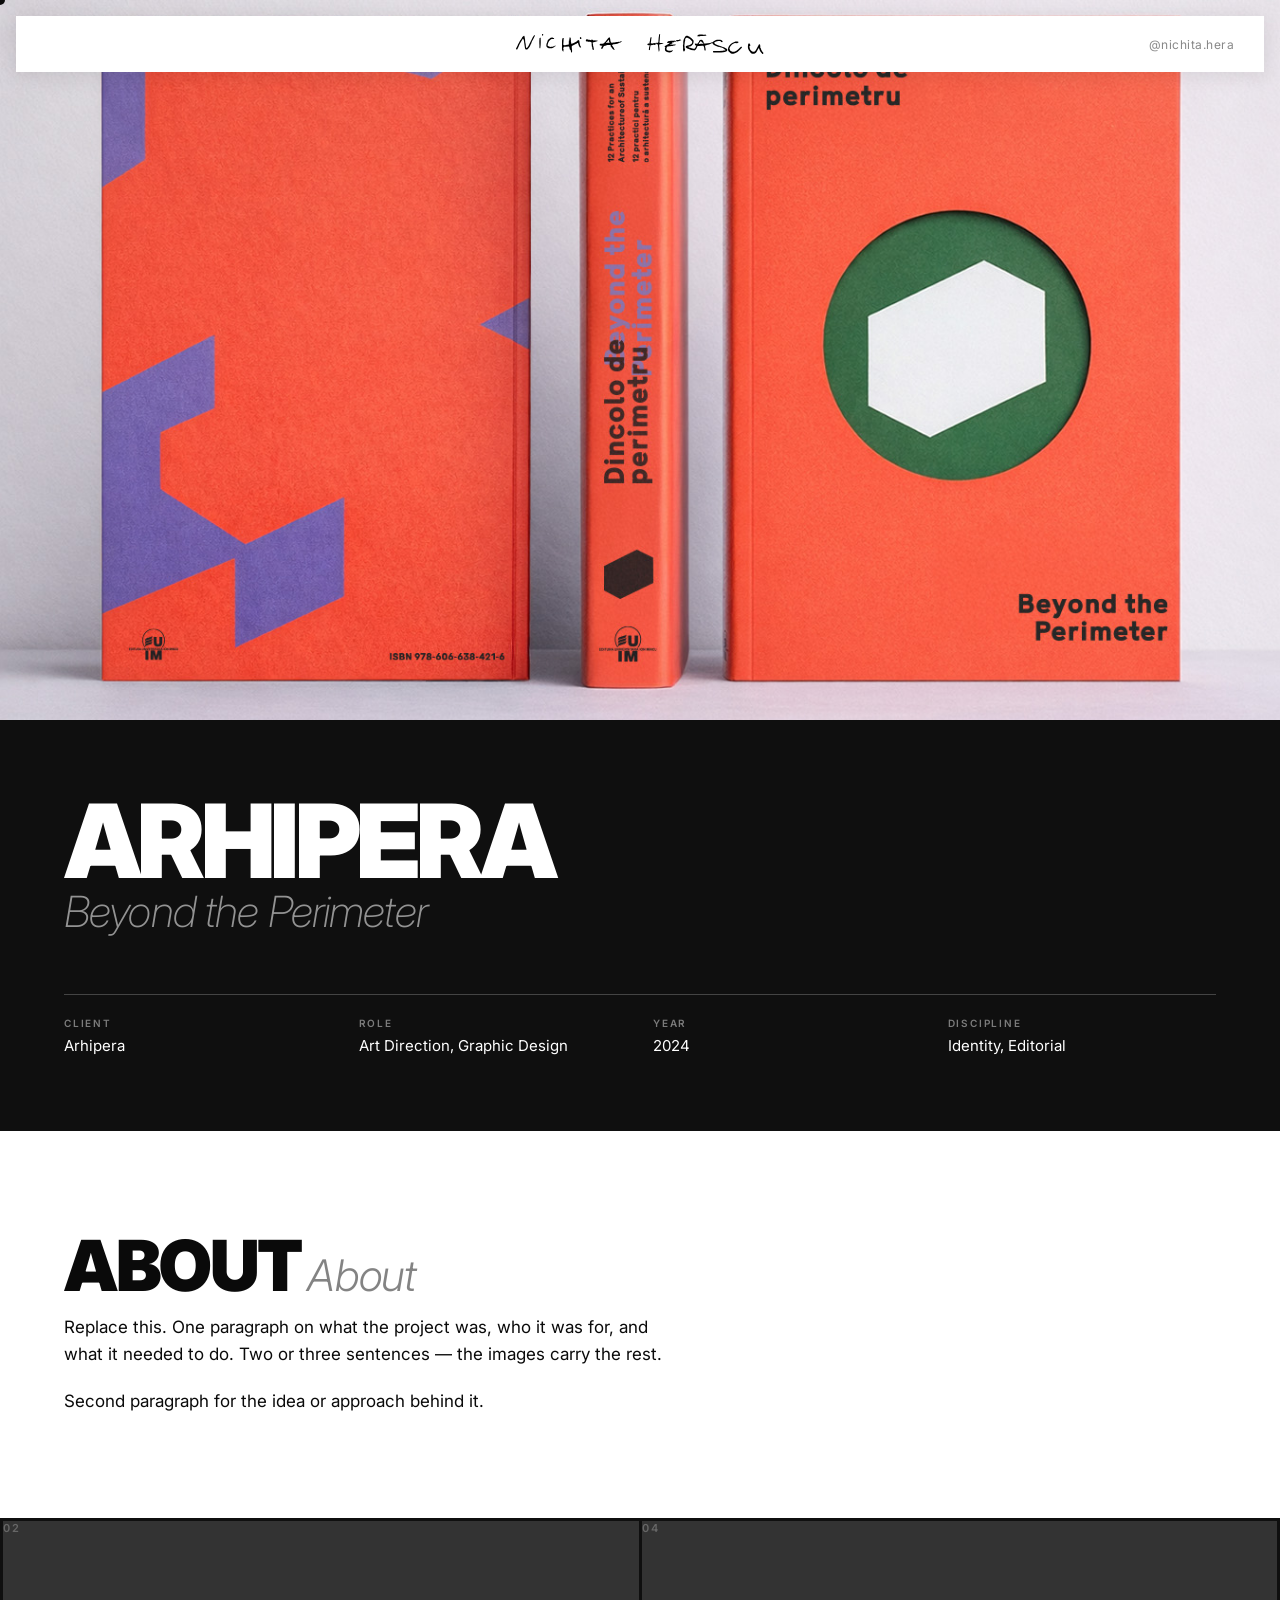
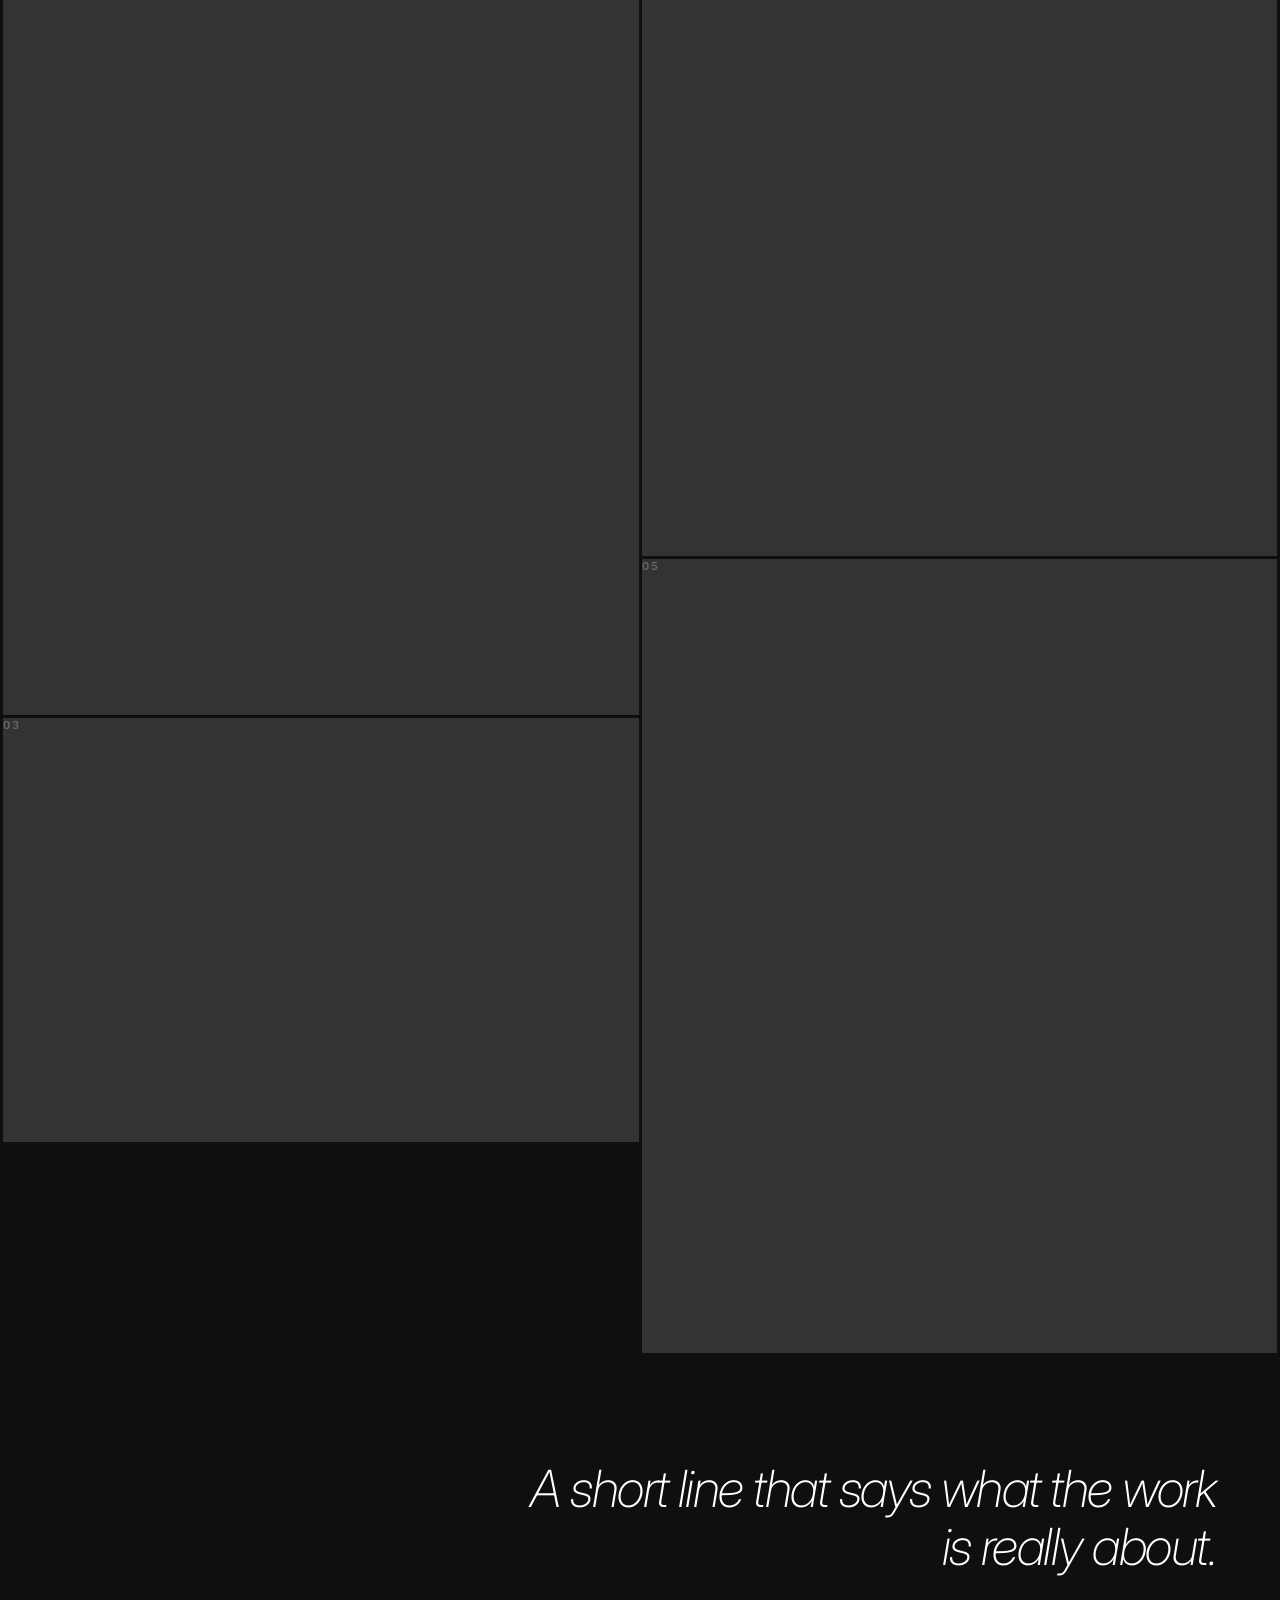
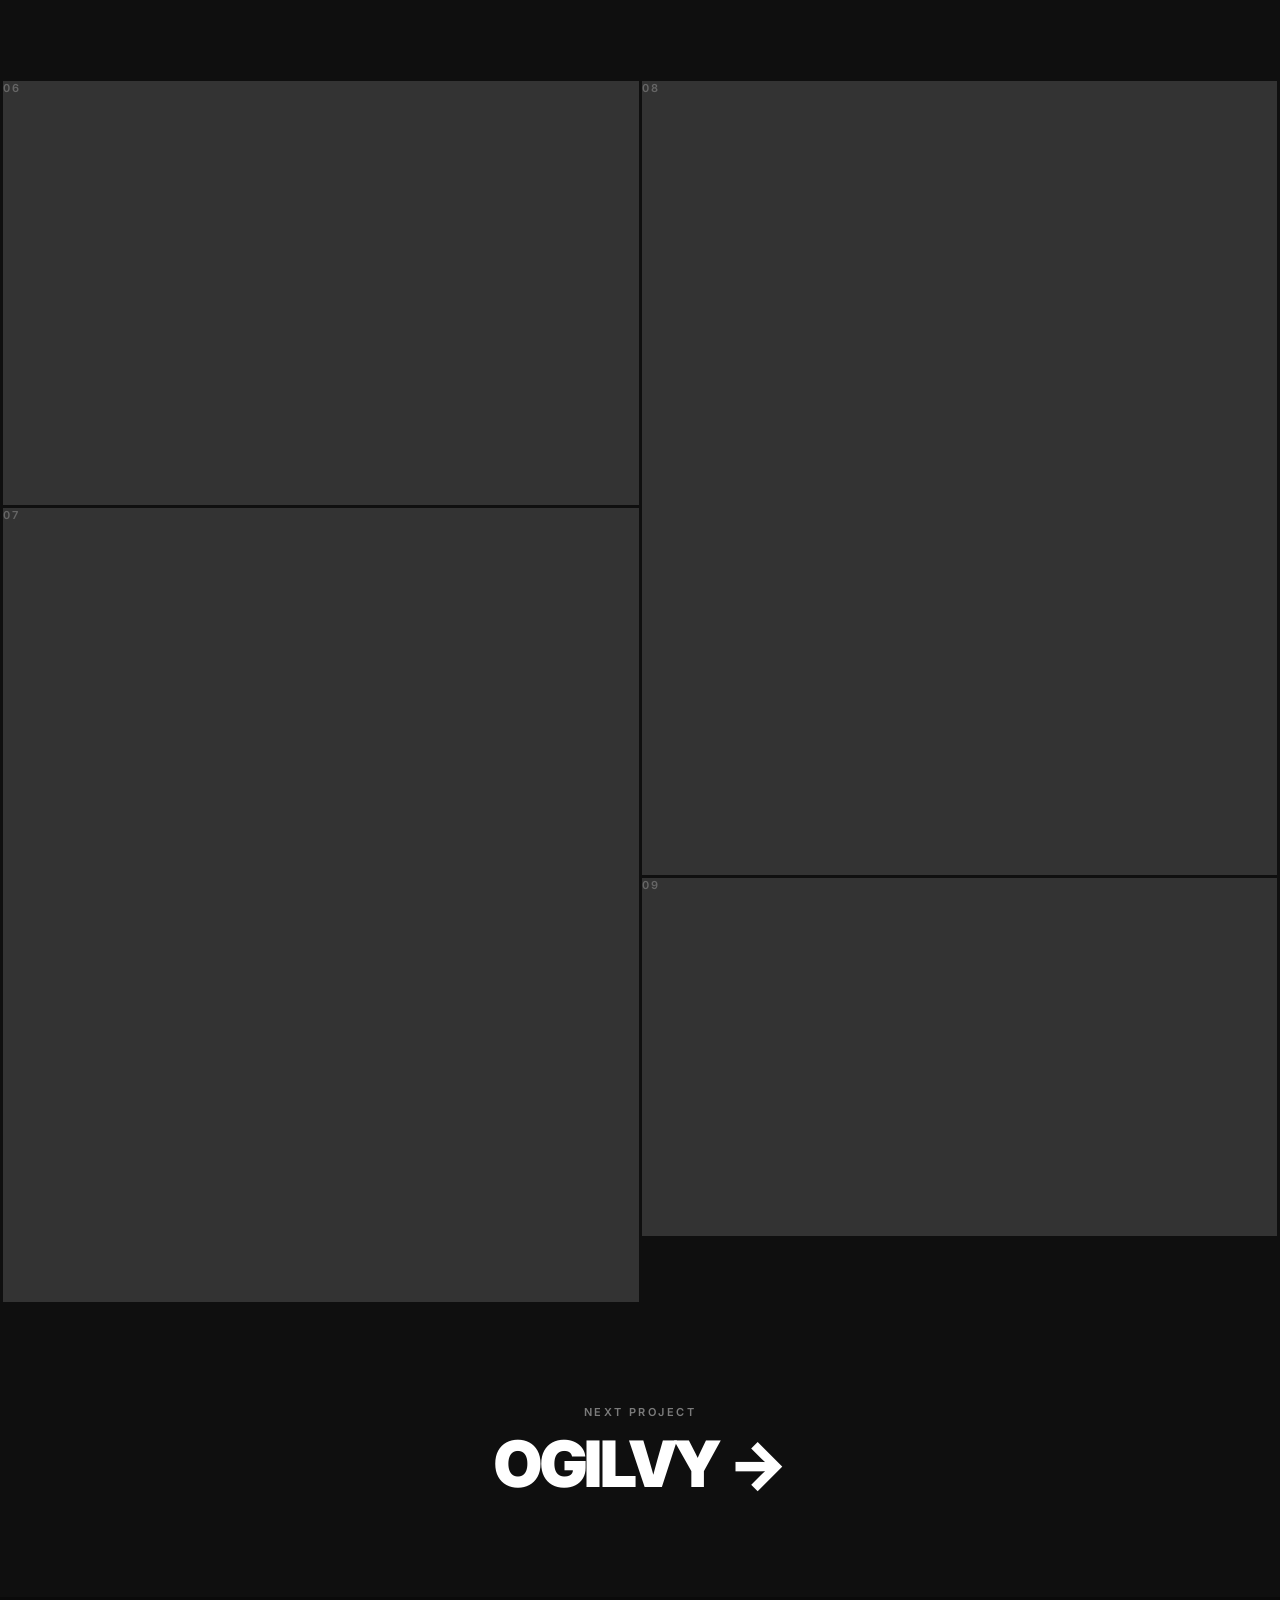
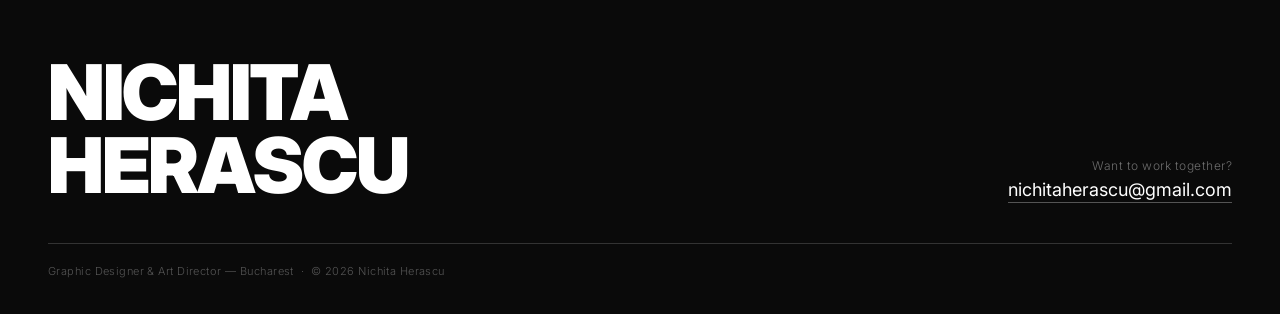
<file: project-01.html>
<html lang="en"><head>
<meta charset="UTF-8">
<meta name="viewport" content="width=device-width, initial-scale=1.0">
<title>Arhipera: Beyond the Perimeter — Nichita Herascu</title>

<link rel="preconnect" href="https://fonts.googleapis.com">
<link rel="preconnect" href="https://fonts.gstatic.com" crossorigin="">
<link href="https://fonts.googleapis.com/css2?family=Inter:ital,opsz,wght@0,14..32,100..900;1,14..32,100..900&amp;display=swap" rel="stylesheet">

<link rel="stylesheet" href="style.css">
<script src="main.js" defer=""></script>
<script src="project.js" defer=""></script>

<style>
/* ═══════════════════════════════════════════════════════════
   PROJECT PAGE TEMPLATE
   Copy to project-02..06, swap content, keep structure.
   ═══════════════════════════════════════════════════════════ */

html { background: var(--white); }
body {
  font-family: 'Inter', sans-serif;
  background: var(--white); color: var(--black);
  -webkit-font-smoothing: antialiased;
}

/* ── FLOATING HEADER ──────────────────────────────────────── */
.page-nav {
  position: fixed;
  top: 16px; left: 16px; right: 16px;
  z-index: 100;
  display: grid;
  grid-template-columns: 1fr auto 1fr;
  align-items: center;
  gap: 20px;
  background: var(--white);
  padding: 18px 30px;
  box-shadow: 0 2px 22px rgba(0,0,0,.10);
}

.page-nav-logo  { grid-column: 2; justify-self: center; }
.page-nav-right { grid-column: 3; justify-self: end; }

.page-nav .page-nav-logo img { height: 20px; }

.page-nav-ig {
  font-size: 12px; font-weight: 400; color: var(--gray);
  text-decoration: none; letter-spacing: .04em; transition: color .2s;
}
.page-nav-ig:hover { color: var(--black); }

/* ── BLOCKS ───────────────────────────────────────────────── */
.block { position: relative; width: 100%; }
.block--invert { background: #0f0f0f; color: var(--white); }
.block--pad { padding: clamp(48px, 8vw, 130px) clamp(24px, 5vw, 90px); }

/* ── HERO — big landscape photo ───────────────────────────── */
.hero-photo {
  width: 100%;
  aspect-ratio: 16 / 9;
  max-height: 92vh;
  background: var(--dim);
}
.hero-photo img { width: 100%; height: 100%; object-fit: cover; display: block; }

/* ── HERO TEXT — title + meta on the dark bar ─────────────── */
.hero-text {
  padding: clamp(40px, 6vw, 90px) clamp(24px, 5vw, 90px);
}
.hero-title {
  font-weight: 900; font-size: clamp(46px, 8vw, 120px); line-height: .86;
  letter-spacing: -.045em; margin: 0; text-transform: uppercase;
}
.hero-title em {
  display: block; font-weight: 200; font-style: italic; text-transform: none;
  font-size: .42em; letter-spacing: -.02em; opacity: .55; margin-top: .18em;
}

.meta {
  display: grid; grid-template-columns: repeat(4, 1fr); gap: 26px;
  border-top: 1px solid rgba(255,255,255,.22); padding-top: 22px;
  margin-top: clamp(36px, 5vw, 64px);
}
.meta-k { font-size: 10px; font-weight: 600; letter-spacing: .18em;
          text-transform: uppercase; opacity: .45; margin: 0 0 7px; }
.meta-v { font-size: 15px; font-weight: 400; margin: 0; }
@media (max-width: 768px) { .meta { grid-template-columns: 1fr 1fr; gap: 22px; } }

/* ── DUAL-VOICE HEADING ───────────────────────────────────── */
.dv { display: flex; align-items: baseline; gap: .28em; flex-wrap: wrap;
      margin: 0 0 .7em; line-height: .9; }
.dv-a { font-weight: 900; font-size: clamp(30px, 5.5vw, 74px);
        letter-spacing: -.035em; text-transform: uppercase; }
.dv-b { font-weight: 300; font-style: italic; font-size: clamp(22px, 3.4vw, 48px);
        letter-spacing: -.01em; opacity: .5; }

/* ── BODY COPY ────────────────────────────────────────────── */
.copy { max-width: 56ch; font-size: 17px; line-height: 1.62; font-weight: 400; }
.copy p { margin: 0 0 1.1em; }
.copy p:last-child { margin-bottom: 0; }

/* ── MASONRY GRID — 2 columns ─────────────────────────────────
   CSS columns: images keep natural height, flow into 2 columns.
   Change column-count to 3 for tighter grid.
   ──────────────────────────────────────────────────────────── */
.masonry {
  column-count: 2;
  column-gap: 3px;
  background: #0f0f0f;
  padding: 3px;
}
.masonry .img-block {
  break-inside: avoid;
  margin-bottom: 3px;
  display: block;
}

/* ── IMAGE BLOCK (observed by project.js) ─────────────────── */
.img-block {
  position: relative; overflow: hidden; background: var(--dim);
  opacity: 0; transform: translateY(20px);
  transition: opacity .65s ease, transform .65s ease;
  user-select: none;
}
.img-block.img-visible { opacity: 1; transform: translateY(0); }
.img-block::after { content: ''; position: absolute; inset: 0; z-index: 2; cursor: none !important; }
.img-block img {
  display: block; width: 100%; height: auto;
  pointer-events: none; user-select: none; -webkit-user-drag: none;
}

/* placeholder — remove .ph and its inline aspect-ratio when a real
   <img> is dropped in */
.ph { display: flex; align-items: center; justify-content: center; }
.ph::before {
  content: attr(data-slot); font-size: 11px; font-weight: 600;
  letter-spacing: .2em; color: rgba(255,255,255,.25);
}

/* ── PULL QUOTE ───────────────────────────────────────────── */
.quote {
  font-weight: 200; font-style: italic; font-size: clamp(26px, 4vw, 56px);
  line-height: 1.14; letter-spacing: -.03em; max-width: 24ch;
  margin: 0 0 0 auto; text-align: right;
}
@media (max-width: 768px) { .quote { text-align: left; margin: 0; max-width: none; } }

/* ── STICKERS (ready, unused) ─────────────────────────────────
   <span class="sticker" style="top:14%;left:7%;--rot:-5deg">word</span>
   ──────────────────────────────────────────────────────────── */
.sticker {
  position: absolute; z-index: 6; transform: rotate(var(--rot, -3deg));
  background: var(--red); color: #fff; padding: 7px 15px; border-radius: 100px;
  font-size: 12px; font-weight: 700; letter-spacing: .03em;
  white-space: nowrap; box-shadow: 0 3px 14px rgba(0,0,0,.2); pointer-events: none;
}

/* ── NEXT PROJECT — centred ───────────────────────────────── */
.proj-next {
  display: block; text-decoration: none; color: inherit;
  text-align: center;
  padding: clamp(50px, 8vw, 110px) clamp(24px, 5vw, 90px);
  font-weight: 900; font-size: clamp(30px, 5vw, 68px);
  letter-spacing: -.04em; text-transform: uppercase; line-height: .95;
  transition: opacity .25s;
}
.proj-next:hover { opacity: .5; }
.proj-next span {
  display: block; font-size: 11px; font-weight: 600;
  letter-spacing: .22em; opacity: .45; margin-bottom: 16px;
}

/* ═══ RESPONSIVE ═════════════════════════════════════════════ */
@media (max-width: 1024px) {
  .page-nav { top: 12px; left: 12px; right: 12px; padding: 16px 22px; }
}

@media (max-width: 768px) {
  .page-nav { top: 10px; left: 10px; right: 10px; padding: 14px 18px; gap: 12px; }
  .page-nav .page-nav-logo img { height: 16px; }

  body { font-size: 16px; }
  .hero-photo { aspect-ratio: 4 / 3; }
  .copy { font-size: 1rem; max-width: none; }
  .masonry { column-count: 1; }
}

@media (max-width: 480px) {
  .page-nav-right { display: none; }
  .page-nav { grid-template-columns: 1fr; justify-items: center; }
  .page-nav-logo { grid-column: 1; }
}
</style>
</head>
<body>

<div id="cursor"></div>

<!-- ══ FLOATING HEADER ═══════════════════════════════════════ -->
<nav class="page-nav">
  <a href="index.html" class="page-nav-logo" aria-label="Nichita Herascu">
    <img src="images/logo.svg" alt="Nichita Herascu">
  </a>
  <div class="page-nav-right">
    <a href="https://instagram.com/nichita.hera" target="_blank" class="page-nav-ig">@nichita.hera</a>
  </div>
</nav>

<!-- ══ HERO PHOTO ════════════════════════════════════════════ -->
<div class="hero-photo">
  <img src="images/project-01/photo1.jpg" alt="Arhipera — Beyond the Perimeter">
</div>

<!-- ══ TITLE + META ══════════════════════════════════════════ -->
<section class="block block--invert">
  <div class="hero-text">
    <h1 class="hero-title">Arhipera<em>Beyond the Perimeter</em></h1>
    <div class="meta">
      <div><p class="meta-k">Client</p><p class="meta-v">Arhipera</p></div>
      <div><p class="meta-k">Role</p><p class="meta-v">Art Direction, Graphic Design</p></div>
      <div><p class="meta-k">Year</p><p class="meta-v">2024</p></div>
      <div><p class="meta-k">Discipline</p><p class="meta-v">Identity, Editorial</p></div>
    </div>
  </div>
</section>

<!-- ══ ABOUT ═════════════════════════════════════════════════ -->
<section class="block block--pad">
  <h2 class="dv"><span class="dv-a">About</span><span class="dv-b">About</span></h2>
  <div class="copy">
    <p>Replace this. One paragraph on what the project was, who it was for, and what it needed to do. Two or three sentences — the images carry the rest.</p>
    <p>Second paragraph for the idea or approach behind it.</p>
  </div>
</section>

<!-- ══ MASONRY 1 ═════════════════════════════════════════════ -->
<section class="block">
  <div class="masonry">
    <div class="img-block ph" data-slot="02" style="aspect-ratio:4/5"></div>
    <div class="img-block ph" data-slot="03" style="aspect-ratio:3/2"></div>
    <div class="img-block ph" data-slot="04" style="aspect-ratio:1/1"></div>
    <div class="img-block ph" data-slot="05" style="aspect-ratio:4/5"></div>
  </div>
</section>

<!-- ══ PULL QUOTE ════════════════════════════════════════════ -->
<section class="block block--invert block--pad">
  <p class="quote">A short line that says what the work is really about.</p>
</section>

<!-- ══ MASONRY 2 ═════════════════════════════════════════════ -->
<section class="block">
  <div class="masonry">
    <div class="img-block ph" data-slot="06" style="aspect-ratio:3/2"></div>
    <div class="img-block ph" data-slot="07" style="aspect-ratio:4/5"></div>
    <div class="img-block ph" data-slot="08" style="aspect-ratio:4/5"></div>
    <div class="img-block ph" data-slot="09" style="aspect-ratio:16/9"></div>
  </div>
</section>

<!-- ══ NEXT ══════════════════════════════════════════════════ -->
<section class="block block--invert">
  <a href="project-02.html" id="proj-next" class="proj-next"><span>Next Project</span>Ogilvy →</a>
</section>

<!-- ══ FOOTER ════════════════════════════════════════════════ -->
<footer class="site-footer">
  <div class="footer-top">
    <h2 class="footer-name">Nichita<br>Herascu</h2>
    <div class="footer-contact">
      <p class="footer-cta-text">Want to work together?</p>
      <a href="mailto:nichitaherascu@gmail.com" class="footer-email">nichitaherascu@gmail.com</a>
    </div>
  </div>
  <div class="footer-bottom">
    <p class="footer-copy">Graphic Designer &amp; Art Director — Bucharest &nbsp;·&nbsp; © 2026 Nichita Herascu</p>
  </div>
</footer>


</body></html>
</file>
<file: style.css>
/* ═══════════════════════════════════════════════
   style.css — Nichita Herascu Portfolio
   Shared base styles & CSS custom properties
═══════════════════════════════════════════════ */

/* ── 1. Variables ────────────────────────────── */
:root {
    --black : #0a0a0a;
    --white : #ffffff;
    --gray  : #888888;
    --dim   : #333333;
    --red   : #cc2200;
    --pad   : 48px;
}

/* ── 2. Reset ────────────────────────────────── */
*, *::before, *::after {
    box-sizing: border-box;
    margin: 0;
    padding: 0;
}

html {
    -webkit-font-smoothing: antialiased;
    -moz-osx-font-smoothing: grayscale;
}

body {
    font-family: 'Inter', system-ui, sans-serif;
    background: var(--white);
    color: var(--black);
    opacity: 0;
    transition: opacity .32s ease;
}

a      { color: inherit; text-decoration: none; }
ul, ol { list-style: none; }
img    { display: block; max-width: 100%; }
button { font: inherit; background: none; border: none; }

/* ── 3. Custom cursor ────────────────────────── */
* { cursor: none !important; }

#cursor {
    position: fixed;
    top: 0; left: 0;
    width: 10px; height: 10px;
    background: var(--black);
    border-radius: 50%;
    pointer-events: none;
    z-index: 9999;
    transform: translate(-50%, -50%);
    transition:
      width      .25s ease,
      height     .25s ease,
      background .25s ease,
      border     .25s ease;
}

#cursor.hovered {
    width: 36px; height: 36px;
    background: transparent;
    border: 1.5px solid var(--black);
}

body.dark-slide #cursor         { background: var(--white); }
body.dark-slide #cursor.hovered { background: transparent; border-color: var(--white); }

/* ── 4. Entrance animations  [data-anim] ─────── */
[data-anim] {
    opacity: 0;
    transform: translateY(10px);
    transition: opacity .5s ease, transform .5s ease;
}
[data-anim].in {
    opacity: 1;
    transform: translateY(0);
}

/* ── 5. Logo mark (handwritten signature) ────── */
.nav-logo,
.page-nav-logo {
    display: inline-flex;
    align-items: center;
    line-height: 0;
    align-self: flex-start;
}

.nav-logo img,
.page-nav-logo img {
    width: auto;
    display: block;
    transition: opacity .2s ease, filter .3s ease;
}

.nav-logo img      { height: 32px; }
.page-nav-logo img { height: 16px; }

.nav-logo:hover img,
.page-nav-logo:hover img { opacity: .45; }

body.dark-slide .nav-logo img,
body.dark-slide .page-nav-logo img { filter: invert(1); }

/* ── 6. Footer ───────────────────────────────── */
.site-footer {
    background: var(--black);
    padding: 60px var(--pad) 36px;
    color: var(--white);
}

.footer-top {
    display: flex;
    justify-content: space-between;
    align-items: flex-end;
    padding-bottom: 40px;
    border-bottom: 1px solid var(--dim);
}

.footer-name {
    font-size: clamp(36px, 6vw, 80px);
    font-weight: 900;
    letter-spacing: -.03em;
    line-height: .95;
    text-transform: uppercase;
}

.footer-contact {
    display: flex;
    flex-direction: column;
    align-items: flex-end;
    gap: 6px;
}

.footer-cta-text {
    font-size: 12px;
    font-weight: 300;
    color: rgba(255,255,255,.4);
    letter-spacing: .04em;
}

.footer-email {
    font-size: 18px;
    font-weight: 400;
    color: var(--white);
    border-bottom: 1px solid rgba(255,255,255,.3);
    padding-bottom: 2px;
    transition: opacity .2s;
}
.footer-email:hover { opacity: .6; }

.footer-bottom { padding-top: 20px; }

.footer-copy {
    font-size: 11px;
    font-weight: 300;
    color: rgba(255,255,255,.3);
    letter-spacing: .04em;
}

/* ── 7. Responsive ───────────────────────────── */
@media (max-width: 768px) {
    :root { --pad: 20px; }

    .nav-logo img      { height: 28px; }
    .page-nav-logo img { height: 14px; }

    .site-footer { padding: 40px 20px 28px; }

    .footer-top {
      flex-direction: column;
      align-items: flex-start;
      gap: 20px;
      padding-bottom: 28px;
    }

    .footer-contact { align-items: flex-start; }

    .footer-email { font-size: 1rem; }
}
</file>
